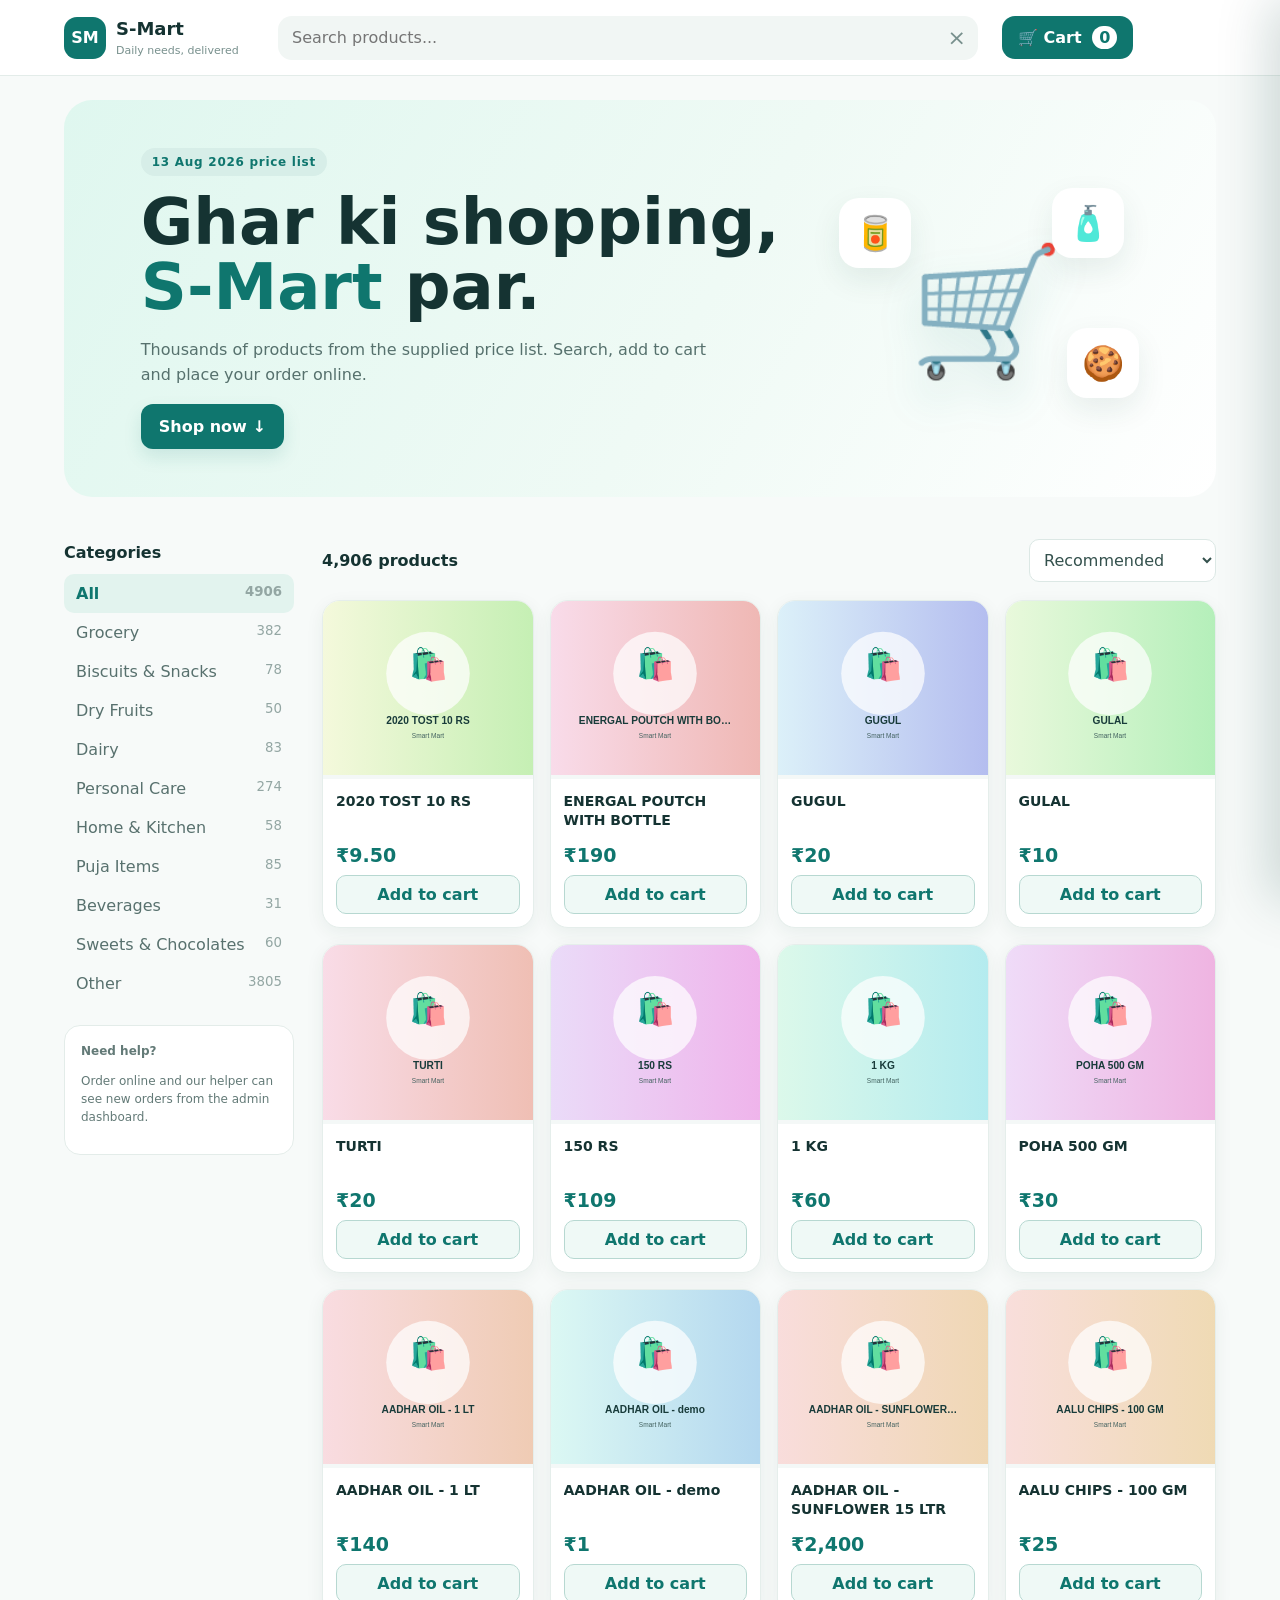
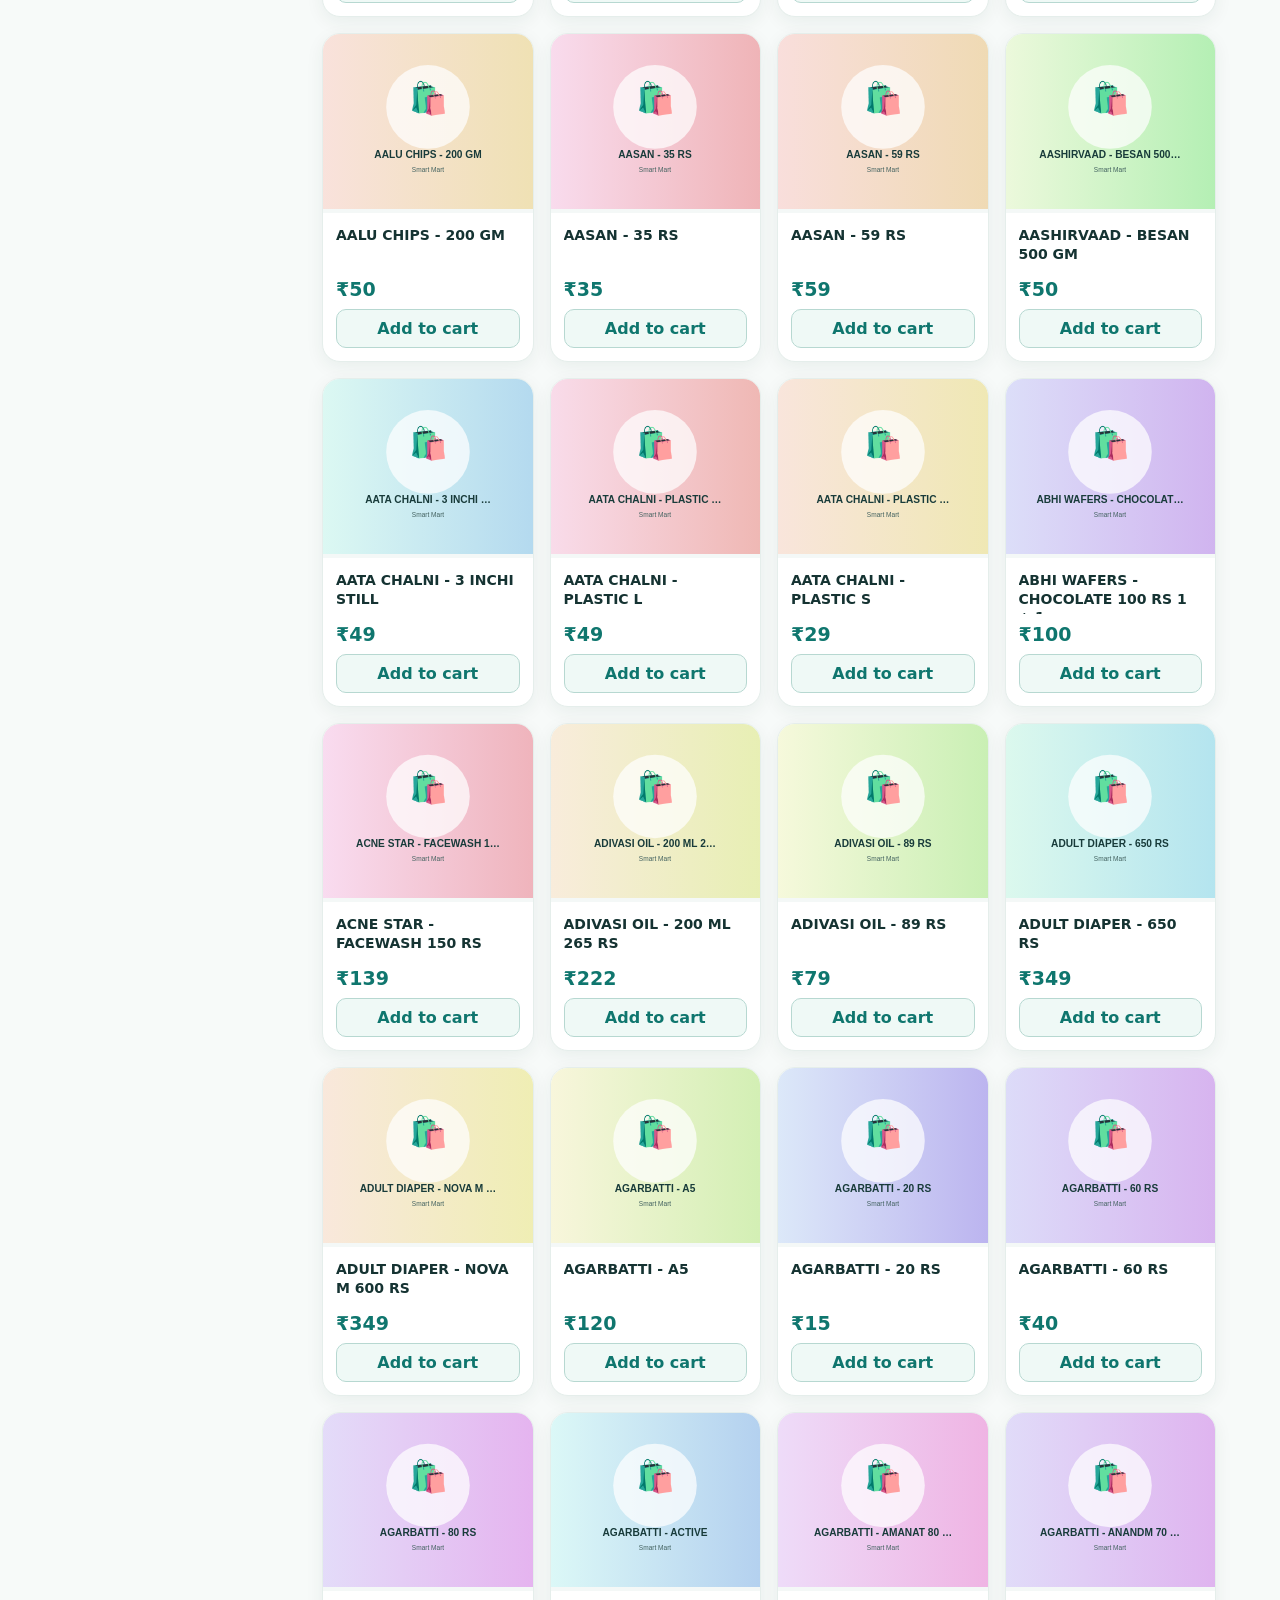
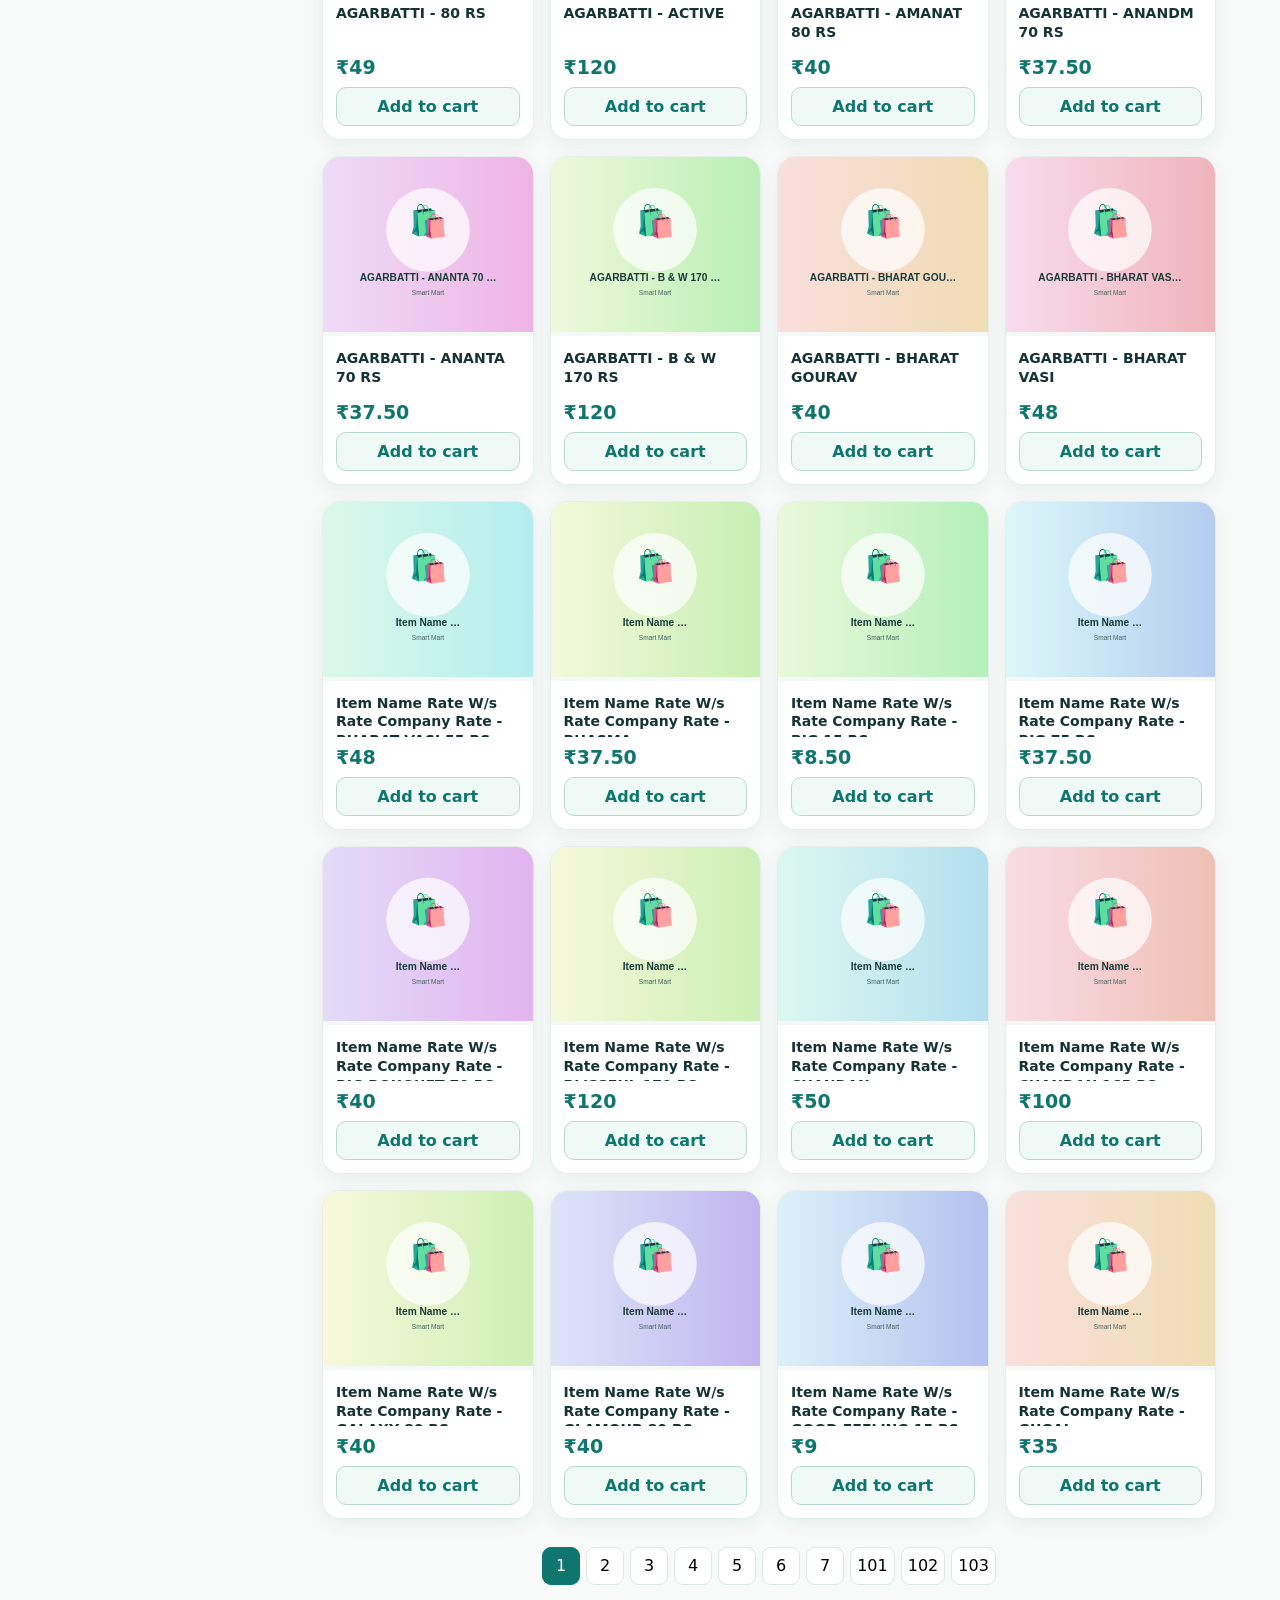
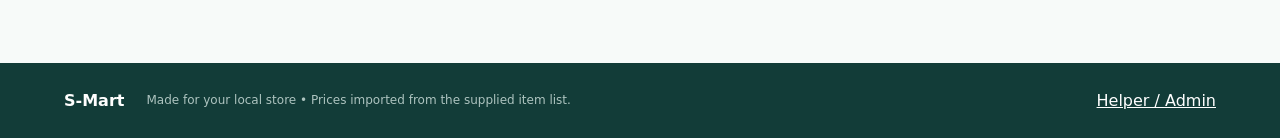
<file: index.html>
<!doctype html><html lang="en"><head><meta charset="utf-8"><meta name="viewport" content="width=device-width,initial-scale=1"><meta name="theme-color" content="#0f766e"><title>Smart Mart — Online Grocery & Daily Needs</title><link rel="stylesheet" href="style.css"></head><body>
<header class="topbar"><div class="brand"><div class="logo">SM</div><div><b>S-Mart</b><span>Daily needs, delivered</span></div></div><div class="search"><input id="searchInput" placeholder="Search products..." autocomplete="off"><button id="clearSearch">×</button></div><button class="cartBtn" id="cartBtn">🛒 Cart <span id="cartCount">0</span></button></header>
<section class="hero"><div><span class="pill">13 Aug 2026 price list</span><h1>Ghar ki shopping,<br><strong>S-Mart</strong> par.</h1><p>Thousands of products from the supplied price list. Search, add to cart and place your order online.</p><button class="primary" id="shopNow">Shop now ↓</button></div><div class="heroArt"><div class="basket">🛒</div><div class="float f1">🥫</div><div class="float f2">🧴</div><div class="float f3">🍪</div></div></section>
<div class="layout"><aside><div class="sideTitle">Categories</div><div id="categories"></div><div class="infoBox"><b>Need help?</b><p>Order online and our helper can see new orders from the admin dashboard.</p></div></aside><main><div class="toolbar"><div><b id="resultCount">Products</b><span id="activeFilter"></span></div><select id="sort"><option value="default">Recommended</option><option value="low">Price: Low to High</option><option value="high">Price: High to Low</option><option value="az">Name: A–Z</option></select></div><div id="products" class="grid"></div><div id="empty" class="empty hidden">No products found. Try another search.</div><div class="pagination" id="pagination"></div></main></div>
<div id="cartDrawer" class="drawer"><div class="drawerHead"><h2>Your cart</h2><button id="closeCart">×</button></div><div id="cartItems"></div><div class="checkout"><div class="total"><span>Total</span><b id="cartTotal">₹0</b></div><button class="primary full" id="checkoutBtn">Place order</button></div></div><div id="backdrop" class="backdrop hidden"></div>
<div id="orderModal" class="modal hidden"><div class="modalCard"><button class="modalClose" id="closeModal">×</button><h2>Place your order</h2><p class="muted">Enter customer details. Your order will be sent to the helper dashboard.</p><form id="orderForm"><label>Name<input name="name" required></label><label>Mobile<input name="phone" required inputmode="tel"></label><label>Address<textarea name="address" required rows="3"></textarea></label><label>Payment<select name="payment"><option>Cash on Delivery</option><option>UPI on delivery</option></select></label><button class="primary full" type="submit">Confirm order</button></form><div id="orderStatus"></div></div></div>
<footer><b>S-Mart</b><span>Made for your local store • Prices imported from the supplied item list.</span><a href="admin.html">Helper / Admin</a></footer>
<script src="config.js"></script><script src="app.js"></script></body></html>
</file>
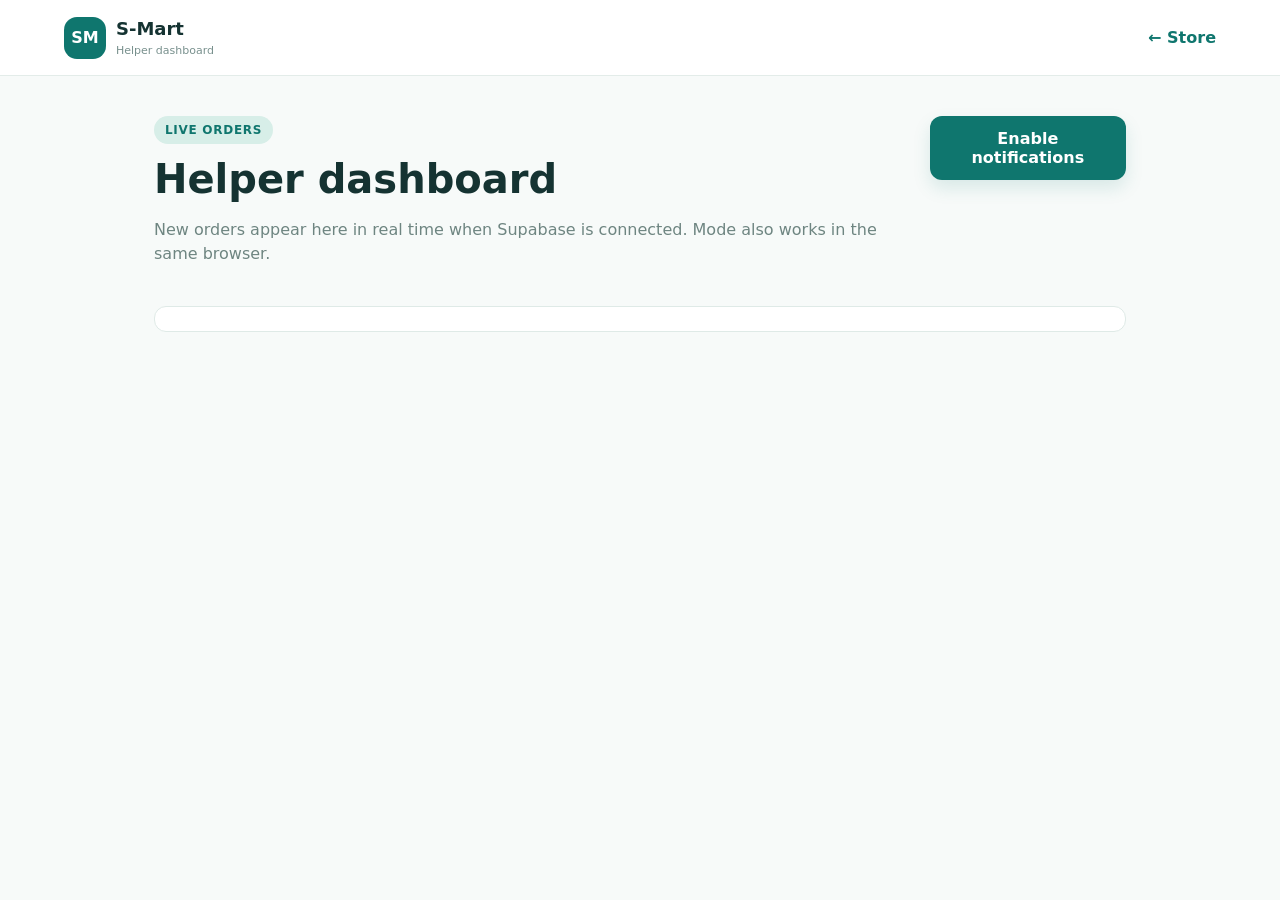
<file: admin.html>
<!doctype html><html lang="en"><head><meta charset="utf-8"><meta name="viewport" content="width=device-width,initial-scale=1"><meta name="theme-color" content="#0f766e"><title>S-Mart — Helper Dashboard</title><link rel="stylesheet" href="style.css"></head><body class="adminBody"><header class="topbar"><div class="brand"><div class="logo">SM</div><div><b>S-Mart</b><span>Helper dashboard</span></div></div><a class="backLink" href="index.html">← Store</a></header><main class="admin"><div class="adminHead"><div><span class="pill">LIVE ORDERS</span><h1>Helper dashboard</h1><p class="muted">New orders appear here in real time when Supabase is connected. Mode also works in the same browser.</p></div><button class="primary" id="enableNotify">Enable notifications</button></div><div id="connection" class="connection"></div><div id="orders" class="orders"></div></main><script src="config.js"></script><script src="admin.js"></script></body></html>
</file>
<file: style.css>
*{box-sizing:border-box}body{margin:0;font-family:Inter,system-ui,-apple-system,Segoe UI,Roboto,Arial,sans-serif;color:#153332;background:#f7faf9}button,input,select,textarea{font:inherit}button{cursor:pointer}.topbar{height:76px;background:#fff;border-bottom:1px solid #e3ece9;display:flex;align-items:center;gap:24px;padding:0 5%;position:sticky;top:0;z-index:30}.brand{display:flex;align-items:center;gap:10px;min-width:190px}.brand .logo{width:42px;height:42px;border-radius:13px;background:#0f766e;color:#fff;display:grid;place-items:center;font-weight:900}.brand b{display:block;font-size:18px}.brand span{font-size:11px;color:#78908d}.search{height:44px;display:flex;align-items:center;background:#f1f6f4;border-radius:14px;flex:1;max-width:700px}.search input{border:0;background:transparent;outline:0;width:100%;padding:0 14px}.search button{border:0;background:transparent;color:#78908d;font-size:22px;padding:0 12px}.cartBtn{border:0;background:#0f766e;color:#fff;border-radius:13px;padding:12px 16px;font-weight:800}.cartBtn span{background:#fff;color:#0f766e;border-radius:999px;padding:2px 7px;margin-left:5px}.hero{margin:24px 5%;border-radius:28px;background:linear-gradient(120deg,#dff7ef,#effaf5 55%,#fff);padding:48px 6%;display:flex;align-items:center;justify-content:space-between;overflow:hidden;min-height:330px}.hero h1{font-size:clamp(36px,5vw,64px);line-height:1.02;margin:14px 0}.hero h1 strong{color:#0f766e}.hero p{max-width:580px;color:#56716d;line-height:1.6}.pill{display:inline-block;background:#d7eee8;color:#0f766e;border-radius:999px;padding:7px 11px;font-size:12px;font-weight:800;letter-spacing:.06em}.primary{border:0;background:#0f766e;color:#fff;border-radius:12px;padding:13px 18px;font-weight:800;box-shadow:0 8px 18px #0f766e22}.heroArt{position:relative;width:300px;height:240px}.basket{position:absolute;left:70px;top:60px;font-size:125px;filter:drop-shadow(0 18px 20px #0f766e33)}.float{position:absolute;background:#fff;border-radius:20px;padding:15px;font-size:34px;box-shadow:0 12px 30px #16423b16}.f1{left:0;top:20px}.f2{right:15px;top:10px}.f3{right:0;bottom:20px}.layout{display:grid;grid-template-columns:230px 1fr;gap:28px;padding:10px 5% 50px}aside{position:sticky;top:100px;height:max-content}.sideTitle{font-weight:900;margin:12px 0}.cat{width:100%;border:0;background:transparent;display:flex;justify-content:space-between;padding:10px 12px;border-radius:10px;color:#58716e;text-align:left}.cat:hover,.cat.active{background:#e2f3ee;color:#0f766e;font-weight:800}.cat small{color:#93a6a3}.infoBox{margin-top:22px;background:#fff;border:1px solid #e3ece9;border-radius:16px;padding:16px;font-size:12px;color:#637a77;line-height:1.5}.toolbar{display:flex;justify-content:space-between;align-items:center;margin:8px 0 18px}.toolbar select{border:1px solid #dce8e5;border-radius:10px;padding:10px;background:#fff;color:#34514d}.toolbar #activeFilter{color:#0f766e}.grid{display:grid;grid-template-columns:repeat(auto-fill,minmax(190px,1fr));gap:16px}.card{background:#fff;border:1px solid #e5eeeb;border-radius:18px;overflow:hidden;transition:.2s;box-shadow:0 5px 18px #0b3d3710}.card:hover{transform:translateY(-3px);box-shadow:0 14px 28px #0b3d3718}.pic{aspect-ratio:1.2;background:#f4f8f7}.pic img{width:100%;height:100%;object-fit:cover}.cardBody{padding:13px}.productName{font-weight:750;line-height:1.35;height:43px;overflow:hidden;font-size:14px}.price{font-size:19px;font-weight:900;color:#0f766e;margin:9px 0}.add{width:100%;border:1px solid #b7d8d1;background:#eff9f6;color:#0f766e;border-radius:10px;padding:9px;font-weight:800}.add.added{background:#0f766e;color:#fff}.pagination{display:flex;gap:6px;justify-content:center;margin:28px 0}.page,.pagination span{border:1px solid #dbe8e4;background:#fff;border-radius:9px;min-width:38px;height:38px;display:grid;place-items:center}.page.active{background:#0f766e;color:#fff;border-color:#0f766e}.empty{text-align:center;background:#fff;border:1px dashed #cbded9;border-radius:18px;padding:50px;color:#708682}.hidden{display:none!important}.drawer{position:fixed;right:-440px;top:0;width:min(430px,100%);height:100%;background:#fff;z-index:50;box-shadow:-20px 0 50px #0b3d3730;transition:.25s;display:flex;flex-direction:column}.drawer.open{right:0}.drawerHead{display:flex;justify-content:space-between;align-items:center;padding:20px;border-bottom:1px solid #e6efed}.drawerHead button,.modalClose{border:0;background:#edf4f2;border-radius:9px;width:36px;height:36px;font-size:22px}.drawer #cartItems{padding:10px 20px;overflow:auto;flex:1}.cartRow{display:flex;justify-content:space-between;gap:12px;padding:15px 0;border-bottom:1px solid #edf2f1}.cartRow b{display:block;font-size:13px;line-height:1.35}.cartRow small{color:#79908c}.qty{display:flex;align-items:center;gap:9px}.qty button{border:1px solid #d6e5e1;background:#f4f8f7;border-radius:7px;width:30px;height:30px}.checkout{padding:18px 20px;border-top:1px solid #e6efed}.total{display:flex;justify-content:space-between;font-size:18px;margin-bottom:12px}.full{width:100%}.backdrop{position:fixed;inset:0;background:#06251f77;z-index:45}.modal{position:fixed;inset:0;background:#06251f66;display:grid;place-items:center;z-index:60;padding:18px}.modalCard{position:relative;width:min(520px,100%);background:#fff;border-radius:22px;padding:28px;box-shadow:0 25px 80px #0003}.modalClose{position:absolute;right:18px;top:18px}.modalCard h2{margin-top:0}.muted{color:#6e8581;line-height:1.5}.modalCard label{display:block;font-size:13px;font-weight:800;margin:12px 0}.modalCard input,.modalCard textarea,.modalCard select{display:block;width:100%;margin-top:6px;border:1px solid #d8e5e2;border-radius:10px;padding:11px;outline:none}.status{margin-top:12px;border-radius:12px;padding:12px;font-size:13px}.status.success{background:#e5f7ef;color:#0c6b50}.status.error{background:#fff0ef;color:#a53c32}.status.loading{background:#f0f5f4;color:#52706b}footer{padding:28px 5%;background:#123c38;color:#d5e6e2;display:flex;gap:22px;align-items:center;flex-wrap:wrap}footer b{color:#fff}footer span{font-size:12px;opacity:.8}footer a{margin-left:auto;color:#fff}.admin{padding:40px 5%;max-width:1100px;margin:auto}.adminHead{display:flex;justify-content:space-between;gap:20px;align-items:flex-start;margin-bottom:24px}.admin h1{font-size:40px;margin:12px 0 6px}.connection{background:#fff;border:1px solid #dfeae7;border-radius:12px;padding:12px;margin-bottom:18px;color:#607a76;font-size:13px}.dot{display:inline-block;width:9px;height:9px;border-radius:50%;background:#e0a23b;margin-right:7px}.dot.live{background:#1eae72}.order{background:#fff;border:1px solid #dfeae7;border-radius:18px;padding:18px;margin:14px 0}.order.new{border-left:5px solid #0f766e}.orderTop{display:flex;justify-content:space-between}.orderId{font-size:11px;font-weight:900;color:#0f766e}.order h3{margin:4px 0}.orderTop small{color:#7a8f8b}.badge{height:max-content;background:#e4f5ef;color:#0f766e;padding:6px 10px;border-radius:999px;font-size:11px;font-weight:900}.customer{display:flex;gap:16px;flex-wrap:wrap;background:#f5f9f8;padding:11px;border-radius:11px;margin:14px 0;font-size:13px}.orderItems>div{display:flex;justify-content:space-between;padding:7px 0;border-bottom:1px solid #edf2f1;font-size:13px}.orderBottom{display:flex;justify-content:space-between;align-items:center;margin-top:14px}.smallBtn{border:1px solid #bad8d1;background:#eff9f6;color:#0f766e;border-radius:9px;padding:8px 12px;font-weight:800}.backLink{margin-left:auto;color:#0f766e;text-decoration:none;font-weight:800}@media(max-width:850px){.topbar{padding:0 4%;gap:8px}.brand{min-width:auto}.brand span{display:none}.search{order:3;flex-basis:100%;max-width:none}.topbar{height:auto;padding-top:10px;padding-bottom:10px;flex-wrap:wrap}.cartBtn{margin-left:auto}.hero{margin:18px 4%;padding:30px 7%}.heroArt{display:none}.layout{grid-template-columns:1fr;padding:10px 4% 40px}aside{position:static}.infoBox{display:none}#categories{display:flex;gap:6px;overflow:auto;padding-bottom:5px}.cat{width:auto;white-space:nowrap;background:#fff;border:1px solid #e1ece9}.adminHead{flex-direction:column}.admin{padding:28px 4%}}
</file>
